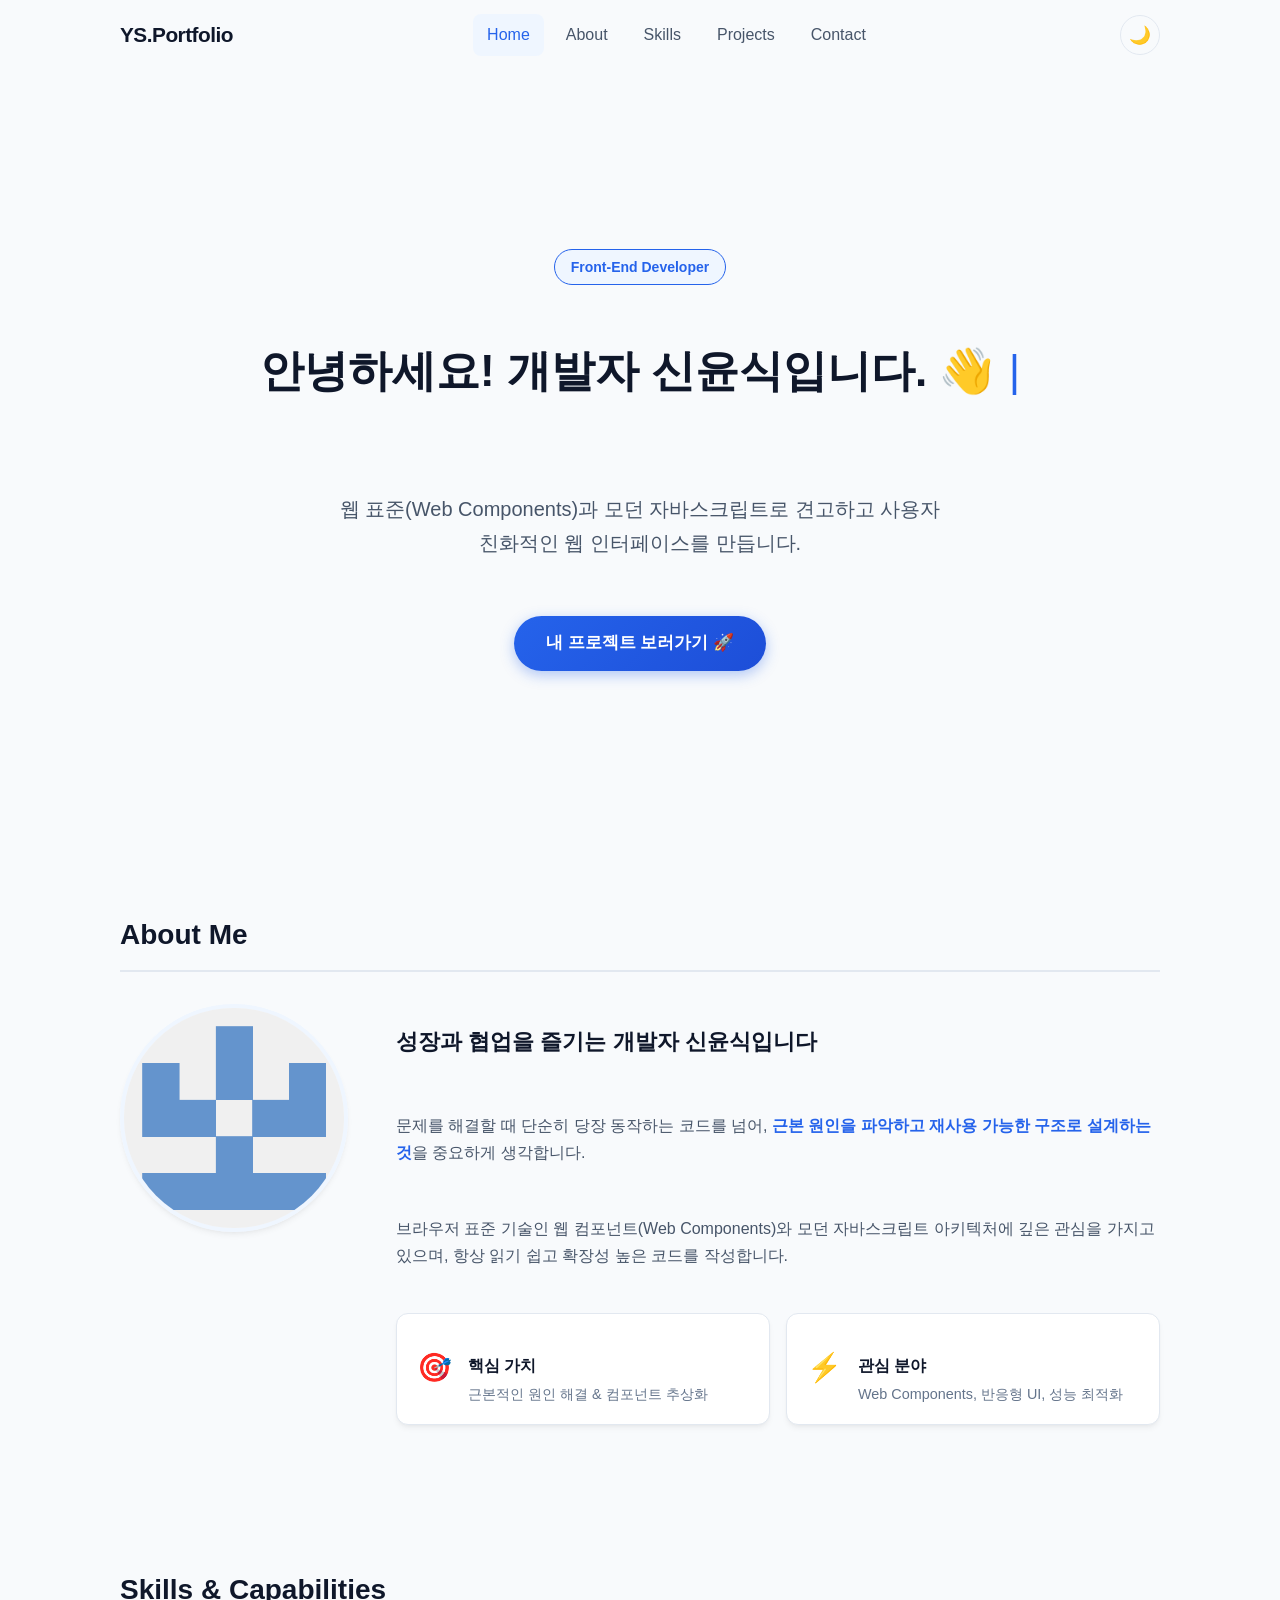
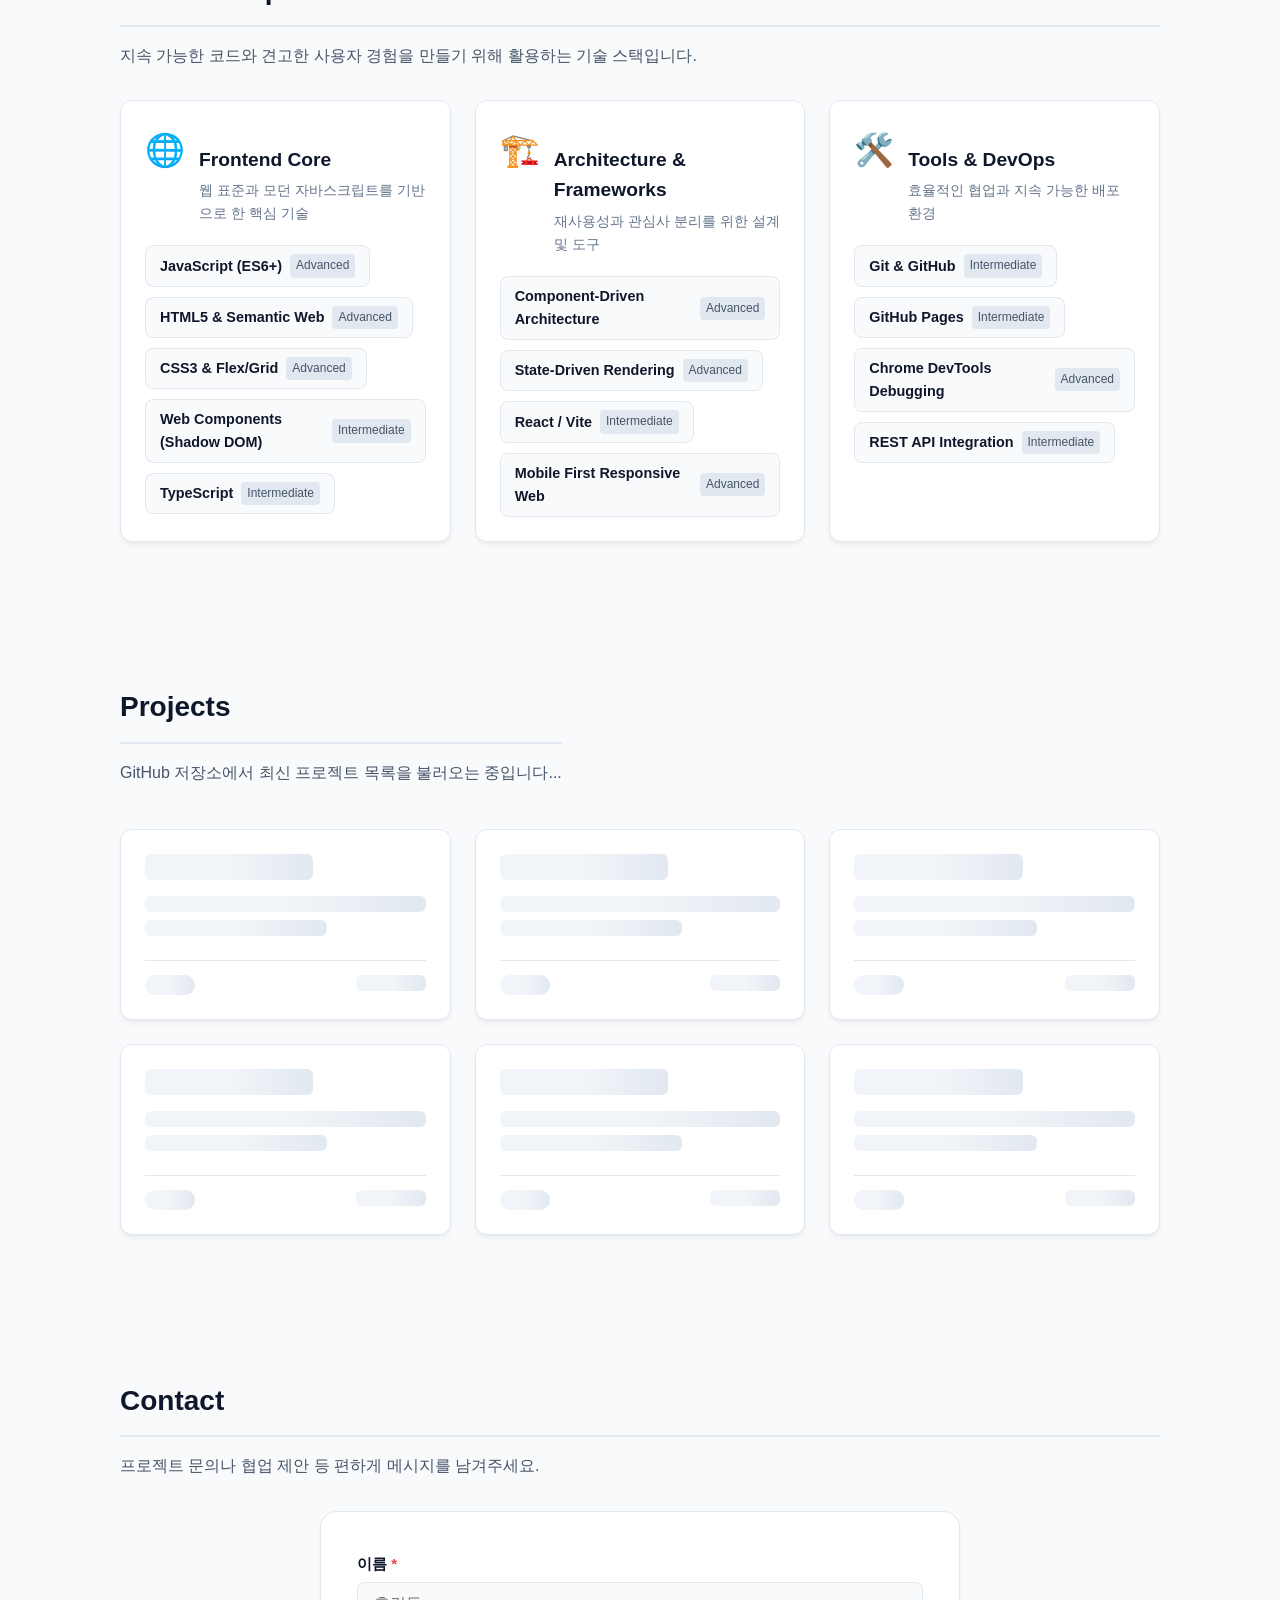
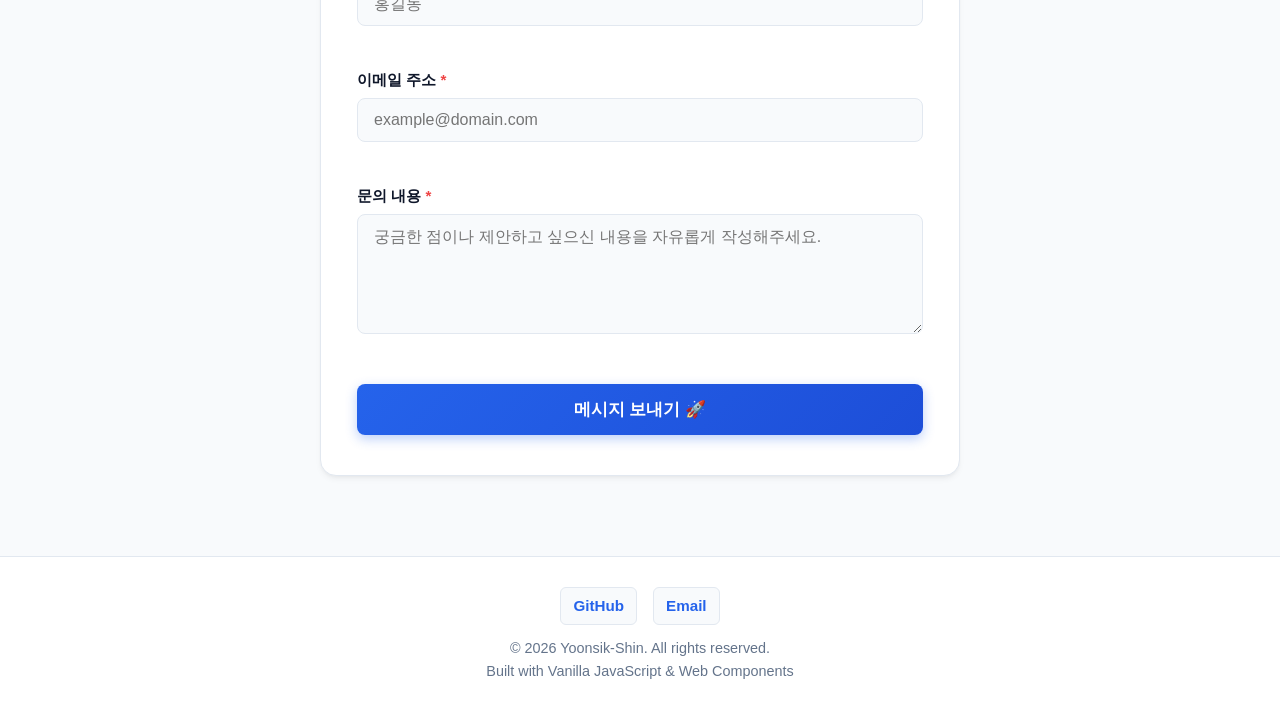
<file: B1/1/index.html>
<!doctype html>
<html lang="ko">
  <head>
    <meta charset="UTF-8" />
    <meta name="viewport" content="width=device-width, initial-scale=1.0" />
    <meta name="description" content="웹 컴포넌트 기반 반응형 포트폴리오 웹사이트" />
    <link rel="stylesheet" href="./css/style.css" />
    <title>Yoonsik Shin | Portfolio</title>
  </head>
  <body>
    <!-- 1. Semantic Header & Navigation -->
    <header id="main-header">
      <nav class="navbar">
        <div class="nav-logo">
          <a href="#hero">YS.Portfolio</a>
        </div>

        <ul class="nav-links" id="nav-links">
          <li><a href="#hero" class="nav-link active">Home</a></li>
          <li><a href="#about" class="nav-link">About</a></li>
          <li><a href="#skills" class="nav-link">Skills</a></li>
          <li><a href="#projects" class="nav-link">Projects</a></li>
          <li><a href="#contact" class="nav-link">Contact</a></li>
        </ul>

        <div class="nav-actions">
          <!-- 다크모드 토글 버튼 -->
          <button id="theme-toggle" class="theme-toggle-btn" aria-label="다크 모드 전환">
            <span class="theme-icon">🌙</span>
          </button>

          <!-- 햄버거 메뉴 버튼 (모바일) -->
          <button id="hamburger-btn" class="hamburger-btn" aria-label="메뉴 열기/닫기">
            <span class="hamburger-line"></span>
            <span class="hamburger-line"></span>
            <span class="hamburger-line"></span>
          </button>
        </div>
      </nav>
    </header>

    <!-- 2. Semantic Main Content with Web Components -->
    <main>
      <hero-section id="hero" class="reveal active"></hero-section>
      <about-section id="about" class="reveal"></about-section>
      <skills-section id="skills" class="reveal"></skills-section>
      <project-section id="projects" class="reveal" username="Yoonsik-Shin"></project-section>
      <contact-section id="contact" class="reveal" endpoint="https://formspree.io/f/myezyrkk"></contact-section>
    </main>

    <!-- 3. Semantic Footer -->
    <footer>
      <div class="footer-content">
        <div class="footer-social-links">
          <a href="https://github.com/Yoonsik-Shin" target="_blank" rel="noopener noreferrer" class="social-link" aria-label="GitHub 프로필">
            GitHub
          </a>
          <a href="mailto:shin.yoonsik.dev@gmail.com" class="social-link" aria-label="이메일 보내기">
            Email
          </a>
        </div>
        <p>© 2026 Yoonsik-Shin. All rights reserved.</p>
        <p>Built with Vanilla JavaScript & Web Components</p>
      </div>
    </footer>

    <!-- 4. Scroll To Top Floating Button -->
    <button id="scroll-top-btn" aria-label="페이지 맨 위로 이동">↑</button>

    <!-- 5. Main Script (ES Modules with defer) -->
    <script type="module" defer src="./js/main.js"></script>
  </body>
</html>
</file>
<file: B1/1/css/style.css>
/* ==========================================================================
   Global CSS & Theme System (Mobile First)
   ========================================================================== */

/* 1. CSS Variables (:root Light Mode) */
:root {
  /* [Category: Brand & Accent Colors] */
  --primary-color: #2563eb;
  --primary-hover: #1d4ed8;
  --primary-light: #eff6ff;
  --accent-color: #38bdf8;
  --danger-color: #ef4444;
  --success-color: #10b981;

  /* [Category: Light Mode Neutrals & Backgrounds] */
  --bg-primary: #f8fafc;
  --bg-secondary: #ffffff;
  --bg-header: rgba(255, 255, 255, 0.85);
  --text-primary: #0f172a;
  --text-secondary: #475569;
  --text-muted: #64748b;
  --border-color: #e2e8f0;

  /* [Category: Card & Elevation] */
  --card-bg: #ffffff;
  --card-shadow: 0 4px 6px -1px rgba(0, 0, 0, 0.05), 0 2px 4px -2px rgba(0, 0, 0, 0.05);
  --card-shadow-hover: 0 12px 24px -4px rgba(37, 99, 235, 0.12);

  /* [Category: Async UI State Colors (Light)] */
  --skeleton-base: #f1f5f9;
  --skeleton-shine: #e2e8f0;
  --error-bg: #fef2f2;
  --error-border: #fecaca;
  --error-text: #991b1b;
  --error-detail: #b91c1c;
  --danger-bg: #fff5f5;
  --danger-border: #fca5a5;

  /* [Category: Layout & Spacing] */
  --header-height: 70px;
  --max-width: 1080px;
  --transition-speed: 0.3s;
  
  /* [Category: Typography] */
  --font-family: -apple-system, BlinkMacSystemFont, "Segoe UI", Roboto, "Helvetica Neue", Arial, sans-serif;
}

/* 2. Dark Mode CSS Variables */
[data-theme="dark"] {
  /* [Category: Dark Mode Neutrals & Backgrounds] */
  --bg-primary: #0b0f19;
  --bg-secondary: #111827;
  --bg-header: rgba(11, 15, 25, 0.85);
  --text-primary: #f8fafc;
  --text-secondary: #cbd5e1;
  --text-muted: #94a3b8;
  --border-color: #1f293d;

  /* [Category: Dark Mode Brand Accents] */
  --primary-color: #3b82f6;
  --primary-hover: #60a5fa;
  --primary-light: rgba(59, 130, 246, 0.15);

  /* [Category: Dark Mode Card & Elevation] */
  --card-bg: #111827;
  --card-shadow: 0 4px 6px -1px rgba(0, 0, 0, 0.3);
  --card-shadow-hover: 0 12px 24px -4px rgba(59, 130, 246, 0.2);

  /* [Category: Dark Mode Async UI State Colors] */
  --skeleton-base: rgba(255, 255, 255, 0.05);
  --skeleton-shine: rgba(255, 255, 255, 0.12);
  --error-bg: rgba(239, 68, 68, 0.12);
  --error-border: rgba(239, 68, 68, 0.3);
  --error-text: #fca5a5;
  --error-detail: #f87171;
  --danger-bg: rgba(239, 68, 68, 0.15);
  --danger-border: rgba(239, 68, 68, 0.4);
}

/* 3. Base Reset & Accessibility */
*, *::before, *::after {
  box-sizing: border-box;
  margin: 0;
  padding: 0;
}

/* 키보드 탐색 접근성 (:focus-visible) - Tab 키 사용자 전용 선명한 포커스 링 */
:focus-visible {
  outline: 2px solid var(--primary-color);
  outline-offset: 3px;
  border-radius: 4px;
}

html {
  scroll-behavior: smooth;
  font-size: 16px;
}

body {
  font-family: var(--font-family);
  background-color: var(--bg-primary);
  color: var(--text-primary);
  line-height: 1.6;
  transition: background-color var(--transition-speed) ease, color var(--transition-speed) ease;
  overflow-x: hidden;
}

/* 4. Semantic Header & Navigation (Flexbox: 1차원 수평 축 정렬 및 콘텐츠 유동 간격 제어) */
header {
  position: fixed;
  top: 0;
  left: 0;
  width: 100%;
  height: var(--header-height);
  background-color: transparent;
  z-index: 1000;
  transition: all var(--transition-speed) ease;
}

header.scrolled {
  background-color: var(--bg-header);
  backdrop-filter: blur(10px);
  -webkit-backdrop-filter: blur(10px);
  border-bottom: 1px solid var(--border-color);
  box-shadow: 0 2px 8px rgba(0, 0, 0, 0.04);
}

/* 💡 Flexbox 채택 이유: 로고(좌측), 메뉴(중앙), 버튼(우측) 1차원 수평 공간의 균등 분배(space-between) */
.navbar {
  display: flex;
  align-items: center;
  justify-content: space-between;
  max-width: var(--max-width);
  height: 100%;
  margin: 0 auto;
  padding: 0 20px;
}

.nav-logo a {
  font-size: 1.3rem;
  font-weight: 700;
  color: var(--text-primary);
  text-decoration: none;
  letter-spacing: -0.5px;
}

.nav-actions {
  display: flex;
  align-items: center;
  gap: 12px;
}

/* Nav Links (Mobile First: Drawer) */
.nav-links {
  position: fixed;
  top: var(--header-height);
  left: 0;
  width: 100%;
  background-color: var(--bg-secondary);
  border-bottom: 1px solid var(--border-color);
  display: flex;
  flex-direction: column;
  list-style: none;
  max-height: 0;
  overflow: hidden;
  transition: max-height 0.35s ease, padding 0.35s ease;
}

.nav-links.active {
  max-height: 320px;
  padding: 16px 0;
  box-shadow: 0 10px 20px rgba(0, 0, 0, 0.08);
}

.nav-links li {
  text-align: center;
}

.nav-links a {
  display: block;
  padding: 12px 20px;
  color: var(--text-secondary);
  text-decoration: none;
  font-weight: 500;
  transition: color var(--transition-speed) ease, background-color var(--transition-speed) ease;
}

.nav-links a:hover,
.nav-links a.active {
  color: var(--primary-color);
  background-color: var(--primary-light);
}

/* Dark Mode Toggle Button */
.theme-toggle-btn {
  background: none;
  border: 1px solid var(--border-color);
  border-radius: 50%;
  width: 40px;
  height: 40px;
  display: flex;
  align-items: center;
  justify-content: center;
  cursor: pointer;
  color: var(--text-primary);
  font-size: 1.1rem;
  transition: all var(--transition-speed) ease;
}

.theme-toggle-btn:hover {
  background-color: var(--primary-light);
  border-color: var(--primary-color);
}

/* Hamburger Menu Button */
.hamburger-btn {
  display: flex;
  flex-direction: column;
  justify-content: space-around;
  width: 32px;
  height: 32px;
  background: transparent;
  border: none;
  cursor: pointer;
  padding: 4px;
  z-index: 1001;
}

.hamburger-line {
  width: 100%;
  height: 2px;
  background-color: var(--text-primary);
  border-radius: 2px;
  transition: all 0.3s ease;
}

.hamburger-btn.active .hamburger-line:nth-child(1) {
  transform: translateY(8px) rotate(45deg);
}

.hamburger-btn.active .hamburger-line:nth-child(2) {
  opacity: 0;
}

.hamburger-btn.active .hamburger-line:nth-child(3) {
  transform: translateY(-8px) rotate(-45deg);
}

/* 5. Main Content Area */
main {
  padding-top: var(--header-height);
  min-height: calc(100vh - 120px);
}

/* Scroll Animation (.reveal) */
.reveal {
  opacity: 0;
  transform: translateY(30px);
  transition: opacity 0.6s ease-out, transform 0.6s ease-out;
}

.reveal.active {
  opacity: 1;
  transform: translateY(0);
}

/* 6. Scroll To Top Button */
#scroll-top-btn {
  position: fixed;
  bottom: 24px;
  right: 24px;
  width: 46px;
  height: 46px;
  border-radius: 50%;
  background-color: var(--primary-color);
  color: #ffffff;
  border: none;
  cursor: pointer;
  display: flex;
  align-items: center;
  justify-content: center;
  font-size: 1.2rem;
  box-shadow: 0 4px 12px rgba(37, 99, 235, 0.35);
  opacity: 0;
  visibility: hidden;
  transform: translateY(16px);
  transition: all var(--transition-speed) ease;
  z-index: 999;
}

#scroll-top-btn.visible {
  opacity: 1;
  visibility: visible;
  transform: translateY(0);
}

#scroll-top-btn:hover {
  background-color: var(--primary-hover);
  transform: translateY(-3px);
  box-shadow: 0 6px 16px rgba(37, 99, 235, 0.45);
}

/* 7. Footer */
footer {
  border-top: 1px solid var(--border-color);
  background-color: var(--bg-secondary);
  color: var(--text-muted);
  text-align: center;
  padding: 30px 20px;
  font-size: 0.9rem;
}

.footer-social-links {
  display: flex;
  justify-content: center;
  align-items: center;
  gap: 16px;
  margin-bottom: 12px;
}

.social-link {
  color: var(--primary-color);
  text-decoration: none;
  font-weight: 600;
  font-size: 0.95rem;
  padding: 6px 12px;
  border-radius: 6px;
  border: 1px solid var(--border-color);
  background-color: var(--bg-primary);
  transition: all var(--transition-speed) ease;
}

.social-link:hover {
  background-color: var(--primary-light);
  border-color: var(--primary-color);
  transform: translateY(-2px);
}

/* 8. Desktop Breakpoint (>= 768px Tablet & >= 1024px Desktop) */
@media (min-width: 768px) {
  .hamburger-btn {
    display: none;
  }

  .nav-links {
    position: static;
    flex-direction: row;
    width: auto;
    background-color: transparent;
    border-bottom: none;
    max-height: none;
    overflow: visible;
    gap: 8px;
    padding: 0;
  }

  .nav-links a {
    border-radius: 8px;
    padding: 8px 14px;
  }
}
</file>
